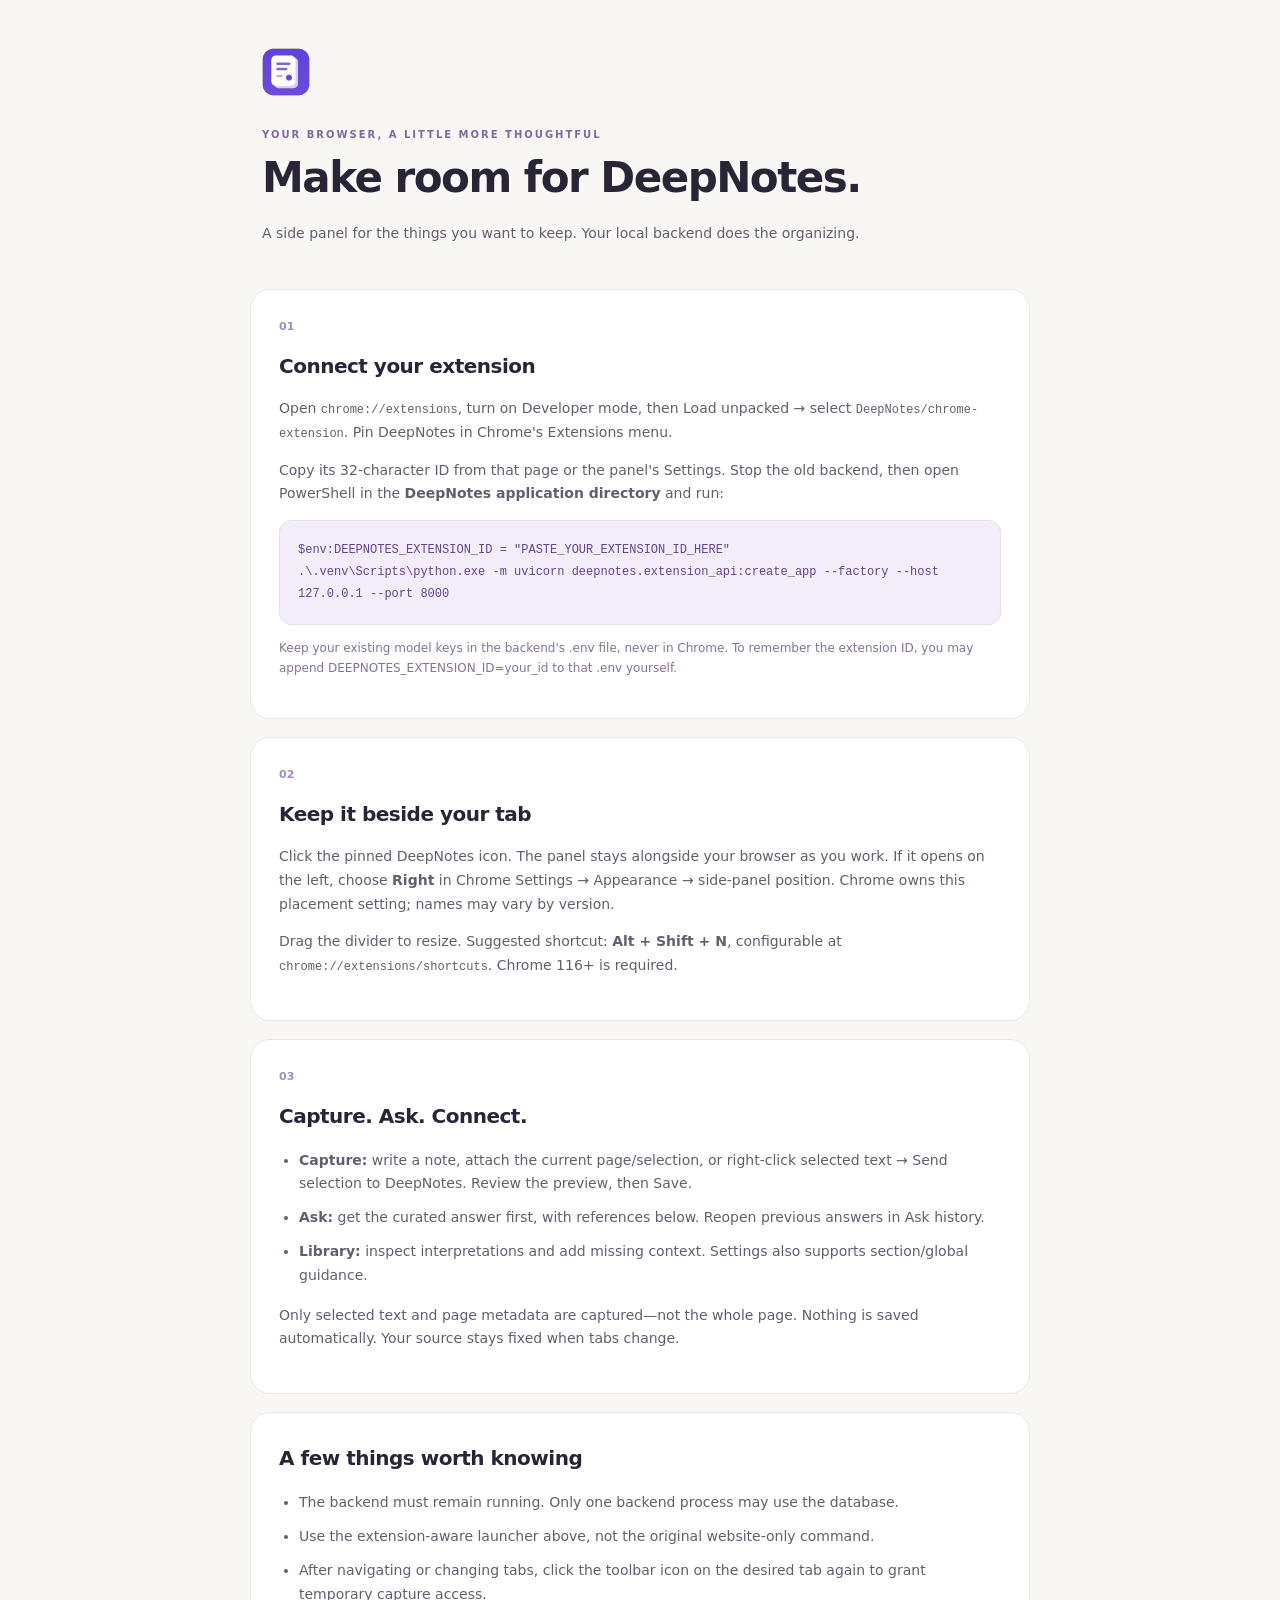
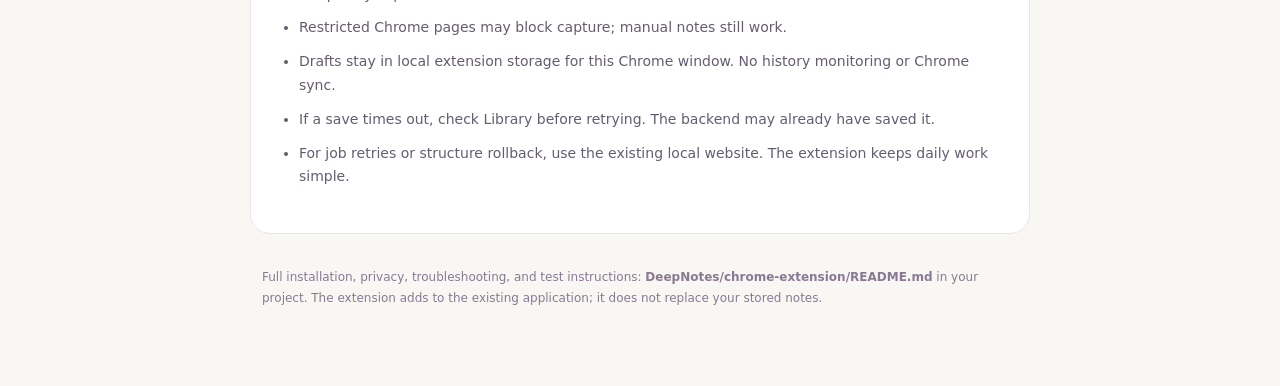
<file: DeepNotes/chrome-extension/guide.html>
<!doctype html>
<html lang="en">
<head><meta charset="utf-8"><meta name="viewport" content="width=device-width,initial-scale=1"><title>DeepNotes · Extension setup</title><link rel="stylesheet" href="guide.css"></head>
<body><main>
<header><img src="icons/icon48.png" alt="" width="48" height="48"><p class="eyebrow">YOUR BROWSER, A LITTLE MORE THOUGHTFUL</p><h1>Make room for DeepNotes.</h1><p>A side panel for the things you want to keep. Your local backend does the organizing.</p></header>
<section><span class="number">01</span><h2>Connect your extension</h2><p>Open <code>chrome://extensions</code>, turn on Developer mode, then Load unpacked → select <code>DeepNotes/chrome-extension</code>. Pin DeepNotes in Chrome's Extensions menu.</p><p>Copy its 32-character ID from that page or the panel's Settings. Stop the old backend, then open PowerShell in the <strong>DeepNotes application directory</strong> and run:</p><pre><code>$env:DEEPNOTES_EXTENSION_ID = "PASTE_YOUR_EXTENSION_ID_HERE"
.\.venv\Scripts\python.exe -m uvicorn deepnotes.extension_api:create_app --factory --host 127.0.0.1 --port 8000</code></pre><p class="hint">Keep your existing model keys in the backend's .env file, never in Chrome. To remember the extension ID, you may append DEEPNOTES_EXTENSION_ID=your_id to that .env yourself.</p></section>
<section><span class="number">02</span><h2>Keep it beside your tab</h2><p>Click the pinned DeepNotes icon. The panel stays alongside your browser as you work. If it opens on the left, choose <strong>Right</strong> in Chrome Settings → Appearance → side-panel position. Chrome owns this placement setting; names may vary by version.</p><p>Drag the divider to resize. Suggested shortcut: <strong>Alt + Shift + N</strong>, configurable at <code>chrome://extensions/shortcuts</code>. Chrome 116+ is required.</p></section>
<section><span class="number">03</span><h2>Capture. Ask. Connect.</h2><ul><li><strong>Capture:</strong> write a note, attach the current page/selection, or right-click selected text → Send selection to DeepNotes. Review the preview, then Save.</li><li><strong>Ask:</strong> get the curated answer first, with references below. Reopen previous answers in Ask history.</li><li><strong>Library:</strong> inspect interpretations and add missing context. Settings also supports section/global guidance.</li></ul><p>Only selected text and page metadata are captured—not the whole page. Nothing is saved automatically. Your source stays fixed when tabs change.</p></section>
<section><h2>A few things worth knowing</h2><ul><li>The backend must remain running. Only one backend process may use the database.</li><li>Use the extension-aware launcher above, not the original website-only command.</li><li>After navigating or changing tabs, click the toolbar icon on the desired tab again to grant temporary capture access.</li><li>Restricted Chrome pages may block capture; manual notes still work.</li><li>Drafts stay in local extension storage for this Chrome window. No history monitoring or Chrome sync.</li><li>If a save times out, check Library before retrying. The backend may already have saved it.</li><li>For job retries or structure rollback, use the existing local website. The extension keeps daily work simple.</li></ul></section>
<footer>Full installation, privacy, troubleshooting, and test instructions: <strong>DeepNotes/chrome-extension/README.md</strong> in your project. The extension adds to the existing application; it does not replace your stored notes.</footer>
</main></body></html>
</file>
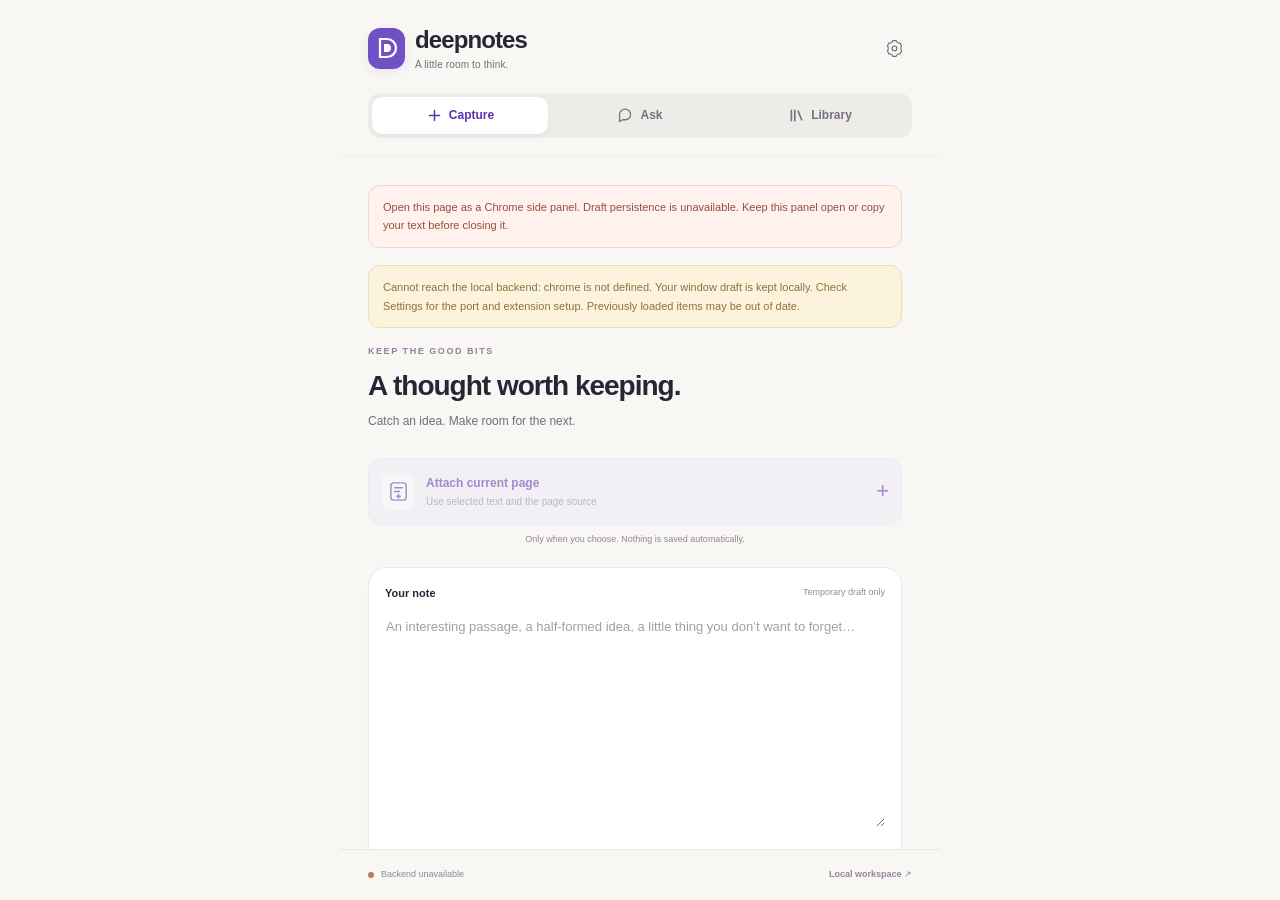
<file: DeepNotes/chrome-extension/sidepanel.html>
<!doctype html>
<html lang="en">
<head>
  <meta charset="utf-8">
  <meta name="viewport" content="width=device-width, initial-scale=1">
  <meta name="color-scheme" content="light">
  <title>DeepNotes · A little room to think</title>
  <link rel="stylesheet" href="./panel.css">
  <script type="module" src="./panel.mjs"></script>
</head>
<body>
  <div class="app-shell">
    <header class="app-header">
      <div class="brand-row">
        <a class="brand" href="#capture" aria-label="DeepNotes, Capture">
          <span class="brand-mark" aria-hidden="true"><svg viewBox="0 0 28 28" fill="none"><path d="M7 5h7a9 9 0 0 1 0 18H7V5Z" stroke="currentColor" stroke-width="2.2"/><path d="M11 10h3a4 4 0 0 1 0 8h-3V10Z" fill="currentColor"/></svg></span>
          <span>deepnotes<span class="brand-caption">A little room to think.</span></span>
        </a>
        <button id="settings-toggle" class="icon-button" type="button" aria-label="Open settings" aria-controls="settings-panel" aria-expanded="false" title="Settings">
          <svg viewBox="0 0 24 24" fill="none" aria-hidden="true"><path d="m9 4 1-2h4l1 2 2 1 2 .2 2 3.5-1 1.8v3l1 1.8-2 3.5-2 .2-2 1-1 2h-4l-1-2-2-1-2-.2-2-3.5 1-1.8v-3L3 8.7l2-3.5L7 5l2-1Z" stroke="currentColor" stroke-width="1.4"/><circle cx="12" cy="11.9" r="3" stroke="currentColor" stroke-width="1.4"/></svg>
        </button>
      </div>
      <nav class="mode-nav" aria-label="Workspace">
        <button id="tab-capture" type="button" class="mode-button is-active" data-mode="capture" aria-current="page"><svg viewBox="0 0 20 20" fill="none" aria-hidden="true"><path d="M10 4v12M4 10h12" stroke="currentColor" stroke-width="1.7" stroke-linecap="round"/></svg>Capture</button>
        <button id="tab-ask" type="button" class="mode-button" data-mode="ask"><svg viewBox="0 0 20 20" fill="none" aria-hidden="true"><path d="M16 9a6 6 0 0 1-6 6H7l-4 2V9a6.5 6.5 0 0 1 13 0Z" stroke="currentColor" stroke-width="1.5"/></svg>Ask</button>
        <button id="tab-library" type="button" class="mode-button" data-mode="library"><svg viewBox="0 0 20 20" fill="none" aria-hidden="true"><path d="M4 4v12M8 4v12m4-11 4 10" stroke="currentColor" stroke-width="2" stroke-linecap="round"/></svg>Library</button>
      </nav>
    </header>

    <main id="main-content" class="scroll-content">
      <div id="notice" class="notice" role="status" aria-live="polite" hidden></div>
      <div id="environment-banner" class="environment-banner" hidden></div>

      <section id="settings-panel" class="card settings-card" aria-labelledby="settings-heading" hidden>
        <div class="section-heading"><div><p class="eyebrow">MAKE YOURSELF AT HOME</p><h2 id="settings-heading">Settings</h2></div><button id="settings-close" class="text-button" type="button">Done</button></div>
        <form id="connection-form" class="stack">
          <label for="backend-port">Local backend port</label>
          <div class="inline-control"><span class="input-prefix">127.0.0.1 :</span><input id="backend-port" name="port" type="number" min="1" max="65535" step="1" value="8000" required><button class="secondary-button" type="submit">Connect</button></div>
        </form>
        <div class="field-group"><label for="extension-id">Your Chrome extension ID</label><div class="inline-control"><input id="extension-id" class="mono" readonly value="Unavailable outside Chrome" spellcheck="false"><button id="copy-id" type="button" class="secondary-button">Copy</button></div><p class="helper">Allow this exact ID in the local backend. <a id="guide-link" href="./guide.html" target="_blank" rel="noopener noreferrer">Setup guide ↗</a></p></div>
        <details class="settings-details"><summary>Teach DeepNotes your context</summary>
          <p class="helper">Add meaning, not another note. Choose exactly where this context applies; saving also queues a structural review.</p>
          <form id="guidance-form" class="stack">
            <label for="guidance-scope">Applies to</label><select id="guidance-scope"><option value="entry">One note</option><option value="class">One class / section</option><option value="global">All notes · global</option></select>
            <div id="guidance-target-field" class="stack"><label id="guidance-target-label" for="guidance-target">Note ID</label><input id="guidance-target" maxlength="80" placeholder="For example, 12" required list="guidance-targets"><datalist id="guidance-targets"></datalist></div>
            <label for="guidance-content">Additional context</label><textarea id="guidance-content" rows="3" maxlength="4000" required placeholder="What should DeepNotes know?"></textarea>
            <button id="guidance-save" class="secondary-button" type="submit">Save scoped context</button>
          </form>
        </details>
        <details class="settings-details"><summary>Organization & connection</summary><p id="system-detail" class="helper">Waiting for the local backend.</p><div id="class-list" class="class-list"></div><button id="reorganize" class="secondary-button" type="button">Reorganize library</button><p class="helper">Queues a review. Your original notes stay unchanged.</p></details>
      </section>

      <section id="view-capture" class="mode-view" aria-labelledby="capture-heading">
        <div class="view-heading"><p class="eyebrow">KEEP THE GOOD BITS</p><h1 id="capture-heading">A thought worth keeping.</h1><p>Catch an idea. Make room for the next.</p></div>
        <button id="capture-current" type="button" class="attach-button"><span class="attach-icon" aria-hidden="true"><svg viewBox="0 0 24 24" fill="none"><rect x="4" y="3" width="16" height="18" rx="3" stroke="currentColor" stroke-width="1.5"/><path d="M8 8h8m-8 4h5m-1 3v4m-2-2h4" stroke="currentColor" stroke-width="1.5" stroke-linecap="round"/></svg></span><span><strong>Attach current page</strong><span>Use selected text and the page source</span></span><span class="attach-plus" aria-hidden="true">+</span></button>
        <p class="capture-help">Only when you choose. Nothing is saved automatically.</p>

        <section id="capture-preview" class="card preview-card" aria-labelledby="preview-heading" hidden>
          <div class="section-heading"><p id="preview-heading" class="eyebrow">CAPTURE PREVIEW</p><button id="dismiss-capture" class="text-button" type="button">Dismiss</button></div>
          <p id="preview-title" class="source-title"></p><a id="preview-url" class="source-url" target="_blank" rel="noopener noreferrer"></a><pre id="preview-text" class="preview-text"></pre>
          <p id="preview-warning" class="helper"></p>
          <div class="preview-actions"><button id="add-capture" class="secondary-button" type="button">Add to note</button><button id="replace-capture" class="text-button" type="button">Replace note & source</button><button id="source-only" class="text-button" type="button">Attach source only</button></div>
        </section>

        <form id="note-form" class="card editor-card">
          <div class="editor-heading"><label for="note-content">Your note</label><span id="draft-state" class="micro">Window draft</span></div>
          <textarea id="note-content" class="note-editor" rows="8" aria-describedby="note-count draft-help" placeholder="An interesting passage, a half-formed idea, a little thing you don’t want to forget…" spellcheck="true" required></textarea>
          <section id="attached-source" class="attached-source" aria-label="Frozen attached source" hidden><div><span class="eyebrow">ATTACHED SOURCE</span><p id="source-title" class="source-title"></p><a id="source-url" class="source-url" target="_blank" rel="noopener noreferrer"></a></div><button id="remove-source" class="icon-button small" type="button" aria-label="Remove attached source" title="Remove source">×</button></section>
          <div class="editor-bottom"><span id="note-count" class="micro">0 / 20,000</span><span class="micro">Plain text, just as you wrote it</span></div>
          <button id="save-note" class="primary-button full-width" type="submit"><span>Save to library</span><span aria-hidden="true">↗</span></button>
        </form>
        <p id="draft-help" class="helper centered">Draft stays in this Chrome window. An attached source stays fixed when you change tabs.</p>
        <div class="quiet-card"><span class="quiet-spark" aria-hidden="true">✧</span><div><h2>A place for unfinished thoughts.</h2><p>Save the original. DeepNotes finds connections and leaves room for your context.</p></div></div>
      </section>

      <section id="view-ask" class="mode-view" aria-labelledby="ask-heading" hidden>
        <div class="view-heading"><p class="eyebrow">THINK WITH YOUR NOTES</p><h1 id="ask-heading">Pull a thread.</h1><p>Your ideas, with a little perspective.</p></div>
        <form id="ask-form" class="card ask-card"><label for="question">What’s on your mind?</label><textarea id="question" rows="4" maxlength="4000" required placeholder="What connects the things I’ve been saving?" aria-describedby="ask-help"></textarea><button id="ask-submit" class="primary-button full-width" type="submit"><span>Ask DeepNotes</span><span aria-hidden="true">↗</span></button></form>
        <p id="ask-help" class="helper">Answers use saved notes, not the open page or unsaved draft. Requests can take up to 270 seconds. Closing this panel may interrupt the display; recover saved results in history.</p>
        <div id="ask-progress" class="notice" role="status" hidden>Thinking with your library… You can keep writing while you wait.</div>
        <div id="answer-result" aria-live="polite"></div>
        <div class="section-heading history-heading"><h2>Previous conversations</h2><button id="refresh-history" class="text-button" type="button">Refresh</button></div>
        <p class="helper">Saved answers and failures. Conversation history is not source evidence.</p>
        <div id="history-list" class="card-list"><p class="empty-state">Your conversations will be here.</p></div>
      </section>

      <section id="view-library" class="mode-view" aria-labelledby="library-heading" hidden>
        <div class="view-heading"><p class="eyebrow">YOUR GROWING COLLECTION</p><h1 id="library-heading">Room for every idea.</h1><p>Original notes. New connections.</p></div>
        <div class="section-heading"><h2>Recent notes <span id="library-count" class="count-pill">0</span></h2><button id="refresh-library" class="text-button" type="button">Refresh</button></div>
        <p id="library-helper" class="helper">Your latest 30 notes. Open a card to see its original and add context.</p>
        <div id="notes-list" class="card-list"><p class="empty-state">Connect to your local backend to see your notes.</p></div>
        <button id="more-notes" class="secondary-button full-width" type="button" hidden>Load older notes</button>
      </section>
    </main>

    <footer class="app-footer"><div class="connection"><span id="connection-dot" class="status-dot" aria-hidden="true"></span><span id="connection-label" role="status">Connecting locally</span></div><button id="footer-settings" class="text-button" type="button">Local workspace <span aria-hidden="true">↗</span></button></footer>
  </div>
</body>
</html>
</file>
<file: DeepNotes/chrome-extension/guide.css>
:root{font-family:ui-sans-serif,system-ui,-apple-system,"Segoe UI",sans-serif;background:#f8f7f3;color:#292537;line-height:1.7}*{box-sizing:border-box}body{margin:0;padding:48px 20px}main{max-width:780px;margin:auto}header{padding:0 12px 30px}header img{margin-bottom:12px}.eyebrow{font-size:10px;letter-spacing:2px;color:#8069a1;font-weight:700}h1{font-size:clamp(28px,5vw,42px);letter-spacing:-1.5px;line-height:1.2;margin:10px 0 18px}h2{font-size:20px;letter-spacing:-.5px;margin:0 0 12px}p,li{font-size:14px;color:#655c70}section{position:relative;background:white;border:1px solid #e9e3ef;border-radius:20px;padding:28px;margin:0 0 18px}.number{display:block;color:#a18cbf;font-size:11px;font-weight:700;margin-bottom:12px}code{font-family:ui-monospace,Consolas,monospace;font-size:12px;overflow-wrap:anywhere}pre{white-space:pre-wrap;background:#f2edf9;border-radius:12px;padding:18px;border:1px solid #e7ddef;color:#644593;overflow-wrap:anywhere}.hint{font-size:12px;color:#877294}ul{padding-left:20px}li{margin-bottom:10px}footer{padding:15px 12px 30px;font-size:12px;color:#897993}strong{font-weight:650}a{color:#6844a5}a:focus-visible{outline:3px solid #9c80cc;outline-offset:3px}@media(max-width:420px){body{padding:25px 12px}section{padding:20px}header{padding-inline:8px}}
</file>
<file: DeepNotes/chrome-extension/panel.css>
@charset "UTF-8";
:root{font-family:Inter,ui-sans-serif,-apple-system,BlinkMacSystemFont,"Segoe UI",sans-serif;color:#292537;background:#f8f7f3;font-synthesis:none;--paper:#fff;--ink:#292537;--muted:#716d7d;--line:#eae7ef;--violet:#7050c5;--violet-dark:#5834aa;--violet-soft:#f1ebfc;--danger:#a44136;--green:#49816a;--radius:18px}
*{box-sizing:border-box}
body{margin:0;font-size:13px;line-height:1.55}
button,input,textarea,select{font:inherit}
button,a,input,textarea,select,summary{-webkit-tap-highlight-color:transparent}
button{cursor:pointer}button:disabled{cursor:wait;opacity:.55}
a{color:var(--violet-dark);text-decoration:none}a:hover{text-decoration:underline}
button:focus-visible,a:focus-visible,input:focus-visible,textarea:focus-visible,select:focus-visible,summary:focus-visible{outline:3px solid #aa8cde;outline-offset:3px}
[hidden]{display:none!important}
.app-shell{height:100vh;height:100dvh;display:flex;flex-direction:column;max-width:600px;margin:0 auto;overflow:hidden}
.app-header{flex-shrink:0;padding:24px 22px 16px;background:rgba(248,247,243,.97);border-bottom:1px solid #eeebef}
.brand-row,.section-heading,.editor-heading,.editor-bottom,.app-footer,.connection{display:flex;align-items:center;justify-content:space-between;gap:10px}
.brand{display:flex;align-items:center;gap:10px;color:var(--ink);font-size:22px;font-weight:720;letter-spacing:-.9px;line-height:1.15}.brand:hover{text-decoration:none}
.brand-caption{display:block;color:var(--muted);font-size:10px;letter-spacing:.15px;font-weight:450;margin-top:5px}
.brand-mark{width:37px;height:41px;border-radius:12px;background:var(--violet);color:#fff;display:grid;place-items:center;box-shadow:0 3px 8px #7050c51a}.brand-mark svg{width:28px;height:28px}
.icon-button{width:36px;height:36px;border:1px solid transparent;flex-shrink:0;border-radius:11px;background:transparent;color:var(--muted);display:grid;place-items:center}.icon-button:hover{background:#eeeaf3;color:var(--violet-dark)}.icon-button svg{width:19px;height:19px}.icon-button.small{width:28px;height:28px;font-size:23px;line-height:1}
.mode-nav{display:grid;grid-template-columns:repeat(3,1fr);gap:4px;margin-top:23px;padding:4px;border-radius:13px;background:#eeece8}
.mode-button{display:flex;align-items:center;justify-content:center;gap:6px;border:0;border-radius:10px;background:transparent;color:#78717f;font-weight:600;font-size:12px;padding:9px 3px;transition:background .15s,color .15s}.mode-button svg{width:17px;height:17px}.mode-button:hover{color:var(--violet-dark)}.mode-button.is-active{color:var(--violet-dark);background:white;box-shadow:0 2px 5px #2925370b}
.scroll-content{flex:1;min-height:0;overflow-y:auto;overscroll-behavior:contain;padding:25px 22px 30px;scrollbar-width:thin;scrollbar-color:#dcd5e6 transparent;scrollbar-gutter:stable}
.view-heading{margin-bottom:24px}.eyebrow{font-size:9px;letter-spacing:1.55px;font-weight:750;color:#91829d;margin:0 0 9px;text-transform:uppercase}
h1{font-size:25px;line-height:1.25;letter-spacing:-1px;font-weight:630;margin:0 0 9px}h2{font-size:14px;font-weight:650;letter-spacing:-.25px;margin:0}h3{font-size:13px;margin:0;font-weight:650}.view-heading>p:last-child{color:var(--muted);font-size:12px;margin:0}
p{margin:0 0 10px}p:last-child{margin-bottom:0}.helper{font-size:11px;line-height:1.65;color:var(--muted);margin:10px 0 16px;overflow-wrap:anywhere}.centered{text-align:center}.micro{font-size:10px;color:#8a8394}.mono{font-family:ui-mono,Consolas,monospace!important}
.attach-button{display:flex;align-items:center;text-align:left;gap:11px;background:#f0ebf7;border:1px solid #e8def5;padding:14px 12px;border-radius:14px;width:100%;color:var(--violet-dark)}.attach-button:hover{background:#eae1f7}.attach-icon{width:34px;height:37px;display:grid;place-items:center;border-radius:9px;background:#ffffff9c}.attach-icon svg{width:23px;height:23px}.attach-button strong{font-weight:600;font-size:12px;display:block}.attach-button span span{display:block;font-size:10px;color:#8b7f9d;margin-top:1px}.attach-plus{margin-left:auto;font-size:22px;font-weight:300}.capture-help{text-align:center;font-size:9px;color:#918598;margin:8px 0 20px}
.card{background:var(--paper);border:1px solid var(--line);border-radius:var(--radius);box-shadow:0 4px 15px #30234003;padding:18px;margin-bottom:14px}.editor-card{padding:17px 16px 15px}.editor-heading{margin-bottom:10px}.editor-heading label,.ask-card>label{font-size:11px;font-weight:650}.editor-heading .micro{font-size:9px;color:#9788a9}
textarea,input,select{width:100%;min-width:0;border:1px solid #e3dfea;background:#fff;border-radius:9px;padding:10px 11px;color:var(--ink);line-height:1.6}textarea{resize:vertical;min-height:82px;white-space:pre-wrap;overflow-wrap:break-word;tab-size:4}textarea::placeholder,input::placeholder{color:#a39da9;opacity:1}textarea:focus,input:focus,select:focus{border-color:#aa8cde}.note-editor{border:0;border-radius:0;outline-offset:1px!important;padding:3px 1px;min-height:185px;font-size:13px;line-height:1.9;background:transparent}.note-editor::placeholder{line-height:1.9}.editor-bottom{margin:14px 0 16px;flex-wrap:wrap;gap:4px}.editor-bottom .micro{font-size:9px}.over-limit{color:var(--danger)!important}
.primary-button,.secondary-button{display:inline-flex;align-items:center;justify-content:center;gap:8px;min-height:37px;border:1px solid transparent;border-radius:10px;font-size:11px;font-weight:650;padding:9px 13px}.primary-button{background:var(--violet);color:white;box-shadow:0 3px 6px #7050c51a}.primary-button:hover{background:var(--violet-dark)}.primary-button.full-width{justify-content:space-between;padding:11px 14px}.primary-button span:last-child{font-size:17px;font-weight:400;line-height:1}.secondary-button{background:#f8f6fb;color:#67527f;border-color:#e8e0f0}.secondary-button:hover{background:var(--violet-soft)}.full-width{width:100%}.text-button{background:none;border:0;color:var(--violet);font-size:10px;font-weight:600;padding:7px 0;min-height:30px}.text-button:hover{color:var(--violet-dark);text-decoration:underline}
.attached-source{display:flex;align-items:flex-start;gap:8px;padding:12px;background:#f7f5fa;border-radius:10px;margin-top:10px;border-left:2px solid #b99cde}.attached-source>div{min-width:0;flex:1}.attached-source .eyebrow{font-size:8px;letter-spacing:1px;margin-bottom:5px;display:block}.source-title{font-size:11px;font-weight:600;margin:0 0 3px;overflow-wrap:anywhere}.source-url{display:block;font-size:10px;line-height:1.5;overflow-wrap:anywhere;color:#8b789f}.preview-card{background:#fffcf6;border-color:#ece3d6;padding:14px}.preview-card .eyebrow{margin-bottom:0;color:#9c845e}.preview-text{white-space:pre-wrap;overflow-wrap:anywhere;max-height:150px;overflow:auto;font-family:inherit;font-size:11px;line-height:1.7;padding:10px;background:#fff;border-radius:8px;border:1px solid #efe8de;margin:11px 0}.preview-actions{display:flex;gap:5px 12px;flex-wrap:wrap;align-items:center}.preview-actions .secondary-button{font-size:10px}.preview-card .helper{margin-bottom:10px}
.quiet-card{display:flex;gap:13px;margin-top:27px;padding:19px 7px 5px;border-top:1px solid #e8e4ed}.quiet-spark{color:#a491be;font-size:27px;line-height:1}.quiet-card h2{font-size:11px;letter-spacing:0;font-weight:600;color:#766782;margin-bottom:5px}.quiet-card p{font-size:10px;color:#948a9a;line-height:1.8}
.app-footer{flex-shrink:0;min-height:51px;padding:10px 22px;border-top:1px solid #eae6ed;background:#f8f7f3;font-size:9px;color:#8f879a}.connection{justify-content:flex-start;gap:7px;min-width:0}.connection span:last-child{overflow-wrap:anywhere}.status-dot{width:6px;height:6px;flex-shrink:0;background:#b2a8bd;border-radius:50%}.status-dot.online{background:#6a997f;box-shadow:0 0 0 3px #e8efe8}.status-dot.offline{background:#bd795f}.status-dot.demo{background:#a68c43}.app-footer .text-button{font-size:9px;white-space:nowrap;color:#91849f}
.section-heading{margin-bottom:13px}.section-heading h2{display:flex;gap:7px;align-items:center}.count-pill{display:inline-flex;align-items:center;justify-content:center;min-width:22px;height:22px;border-radius:7px;background:#eee9f4;color:#8b739f;font-size:10px;font-weight:500}.card-list{display:flex;flex-direction:column;gap:12px}.card-list>.card{margin:0}.empty-state{text-align:center;color:#91879d;border:1px dashed #dfd8e6;border-radius:15px;padding:28px 17px;font-size:11px;line-height:1.8}.ask-card textarea{margin:9px 0 12px;border:0;background:#faf9fc;padding:10px;font-size:12px}.history-heading{margin-top:29px;margin-bottom:3px}
.notice,.environment-banner{font-size:11px;padding:12px 14px;border:1px solid #e5daf5;background:#f1eafa;color:#72578b;line-height:1.7;border-radius:12px;margin-bottom:17px;overflow-wrap:anywhere}.notice.error{background:#fff1ec;border-color:#f0d6c9;color:#954f3f}.notice.success{background:#edf4ee;border-color:#d8e6da;color:#4f735b}.environment-banner{background:#fcf3dc;border-color:#ebddba;color:#8c723f}
.note-card{padding:0;overflow:hidden}.note-card>summary,.history-card>summary{padding:16px;list-style:none;cursor:pointer}.note-card>summary::-webkit-details-marker,.history-card>summary::-webkit-details-marker{display:none}.note-card>summary:hover,.history-card>summary:hover{background:#fcfbfe}.note-meta{display:flex;align-items:center;gap:7px;flex-wrap:wrap;font-size:9px;color:#978b9f;margin-bottom:9px}.note-meta .status-tag{margin-left:auto}.status-tag{font-size:8px;letter-spacing:.2px;border-radius:5px;padding:2px 6px;background:#f1edf8;color:#87729c;max-width:100%;overflow-wrap:anywhere}.status-tag.failed{color:#aa6050;background:#fff0e8}.status-tag.completed{color:#658570;background:#edf4ee}.note-summary{font-size:12px;font-weight:550;line-height:1.65;color:#544b60;white-space:pre-wrap;overflow-wrap:anywhere;display:-webkit-box;-webkit-line-clamp:3;-webkit-box-orient:vertical;overflow:hidden}.note-open-hint{color:#a294ae;font-size:9px;margin-top:8px}.note-body{border-top:1px solid #f0ecf5;padding:16px}.note-body .eyebrow{font-size:8px;margin-top:15px;margin-bottom:7px}.note-body .eyebrow:first-child{margin-top:0}.original-content,.answer-text,.reference-text{white-space:pre-wrap;overflow-wrap:anywhere;line-height:1.8;font-size:12px;color:#595062}.original-content{max-height:350px;overflow:auto}.interpretation-text{font-size:11px;line-height:1.8;color:#85768d;white-space:pre-wrap;overflow-wrap:anywhere}.clarification{padding:11px;background:#f8f3e9;border-radius:9px;font-size:11px;color:#8f7851;margin:13px 0;white-space:pre-wrap;overflow-wrap:anywhere}.context-form{padding-top:13px;border-top:1px solid #eee8f3;margin-top:15px}.context-form label{font-size:10px;font-weight:600;color:#877395;display:block;margin-bottom:7px}.context-form textarea{font-size:11px;min-height:75px;background:#fcfbfe}.context-form .secondary-button{margin-top:8px;font-size:10px}.context-feedback{font-size:10px;color:#80738e;margin-top:8px;white-space:pre-wrap;overflow-wrap:anywhere}
.answer-card{background:#fff;padding:20px 17px}.answer-card>.eyebrow{color:#8c6cae}.answer-text{font-size:13px;line-height:1.9;color:#403749}.answer-state{font-size:10px;color:#9c7e67}.references{margin-top:21px;border-top:1px solid #eee7f4;padding-top:16px}.references h3{font-size:11px;color:#85718e;margin-bottom:7px}.reference-meta{font-size:10px;color:#9b899f;line-height:1.7;margin-bottom:12px}.reference-item{border:1px solid #eee8f3;border-radius:10px;padding:11px;margin:8px 0}.reference-item>summary{cursor:pointer;font-size:11px;font-weight:550;color:#786284;overflow-wrap:anywhere}.reference-text{font-size:11px;margin-top:10px;color:#897b92;max-height:250px;overflow:auto}.reference-item .source-url{margin-top:9px}.history-card{padding:0;overflow:hidden}.history-card .answer-card{box-shadow:none;border:0;border-top:1px solid #eee8f3;margin:0;border-radius:0}.history-question{font-size:12px;font-weight:550;color:#675871;white-space:pre-wrap;overflow-wrap:anywhere}.history-card>.history-answer{padding:0}.history-card .note-meta{margin-bottom:7px}
.settings-card{padding:17px;margin-bottom:24px;background:#fffefd}.settings-card h2{font-size:18px}.settings-card .eyebrow{font-size:8px}.stack{display:flex;flex-direction:column;gap:7px}.stack>label,.field-group>label{font-size:10px;font-weight:600;color:#8a7697}.inline-control{display:flex;align-items:center;gap:7px}.inline-control input{font-size:11px}.input-prefix{white-space:nowrap;font-size:10px;color:#9c8aab}.inline-control .secondary-button{padding:8px 10px;font-size:10px}.field-group{margin-top:17px}.field-group>label{display:block;margin-bottom:7px}.field-group .mono{font-size:9px;padding:9px 7px}.settings-details{border-top:1px solid #eee9f1;margin-top:17px;padding-top:13px}.settings-details>summary{cursor:pointer;font-weight:600;font-size:11px;color:#82668f;padding:3px 0;list-style-position:outside;margin-left:12px}.settings-details .stack{margin-top:12px}.settings-details select,.settings-details input,.settings-details textarea{font-size:11px}.class-list{display:flex;flex-wrap:wrap;gap:6px;margin-bottom:12px}.class-chip{background:#f2eef8;color:#8e749f;padding:4px 8px;border-radius:6px;font-size:9px}.settings-card .helper{font-size:10px}#more-notes{margin-top:16px}
@media(min-width:420px){.app-header{padding:26px 28px 17px}.scroll-content{padding:29px 28px 34px}.app-footer{padding:10px 28px}.note-editor{min-height:215px}h1{font-size:28px}.brand{font-size:24px}.view-heading{margin-bottom:27px}}
@media(max-width:340px){.app-header{padding:19px 16px 14px}.scroll-content{padding:21px 16px 26px}.app-footer{padding:9px 16px}h1{font-size:23px}.card{padding:14px}.note-card,.history-card{padding:0}.brand{font-size:21px}.editor-bottom .micro{font-size:8px}.inline-control{gap:5px}.input-prefix{font-size:9px}}
@media(prefers-reduced-motion:reduce){*,*::before,*::after{scroll-behavior:auto!important;transition:none!important;animation:none!important}}
</file>
